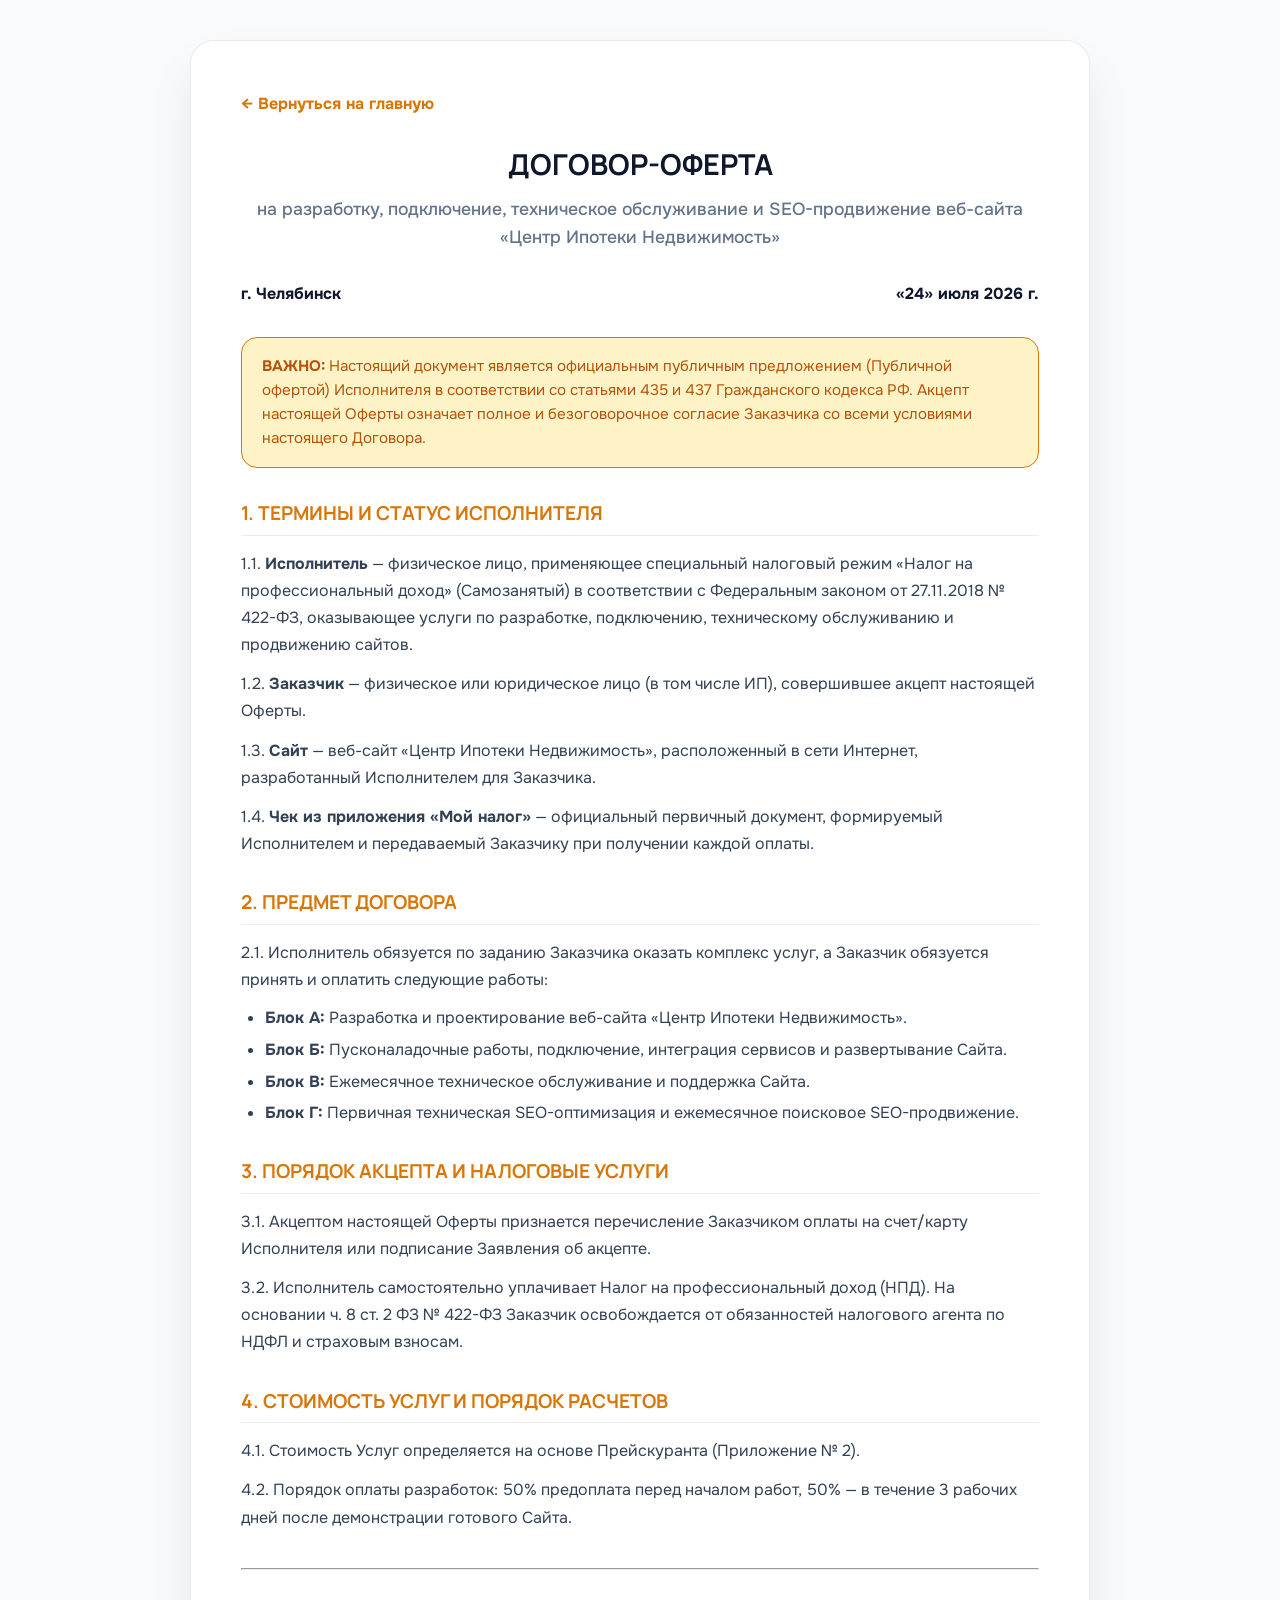
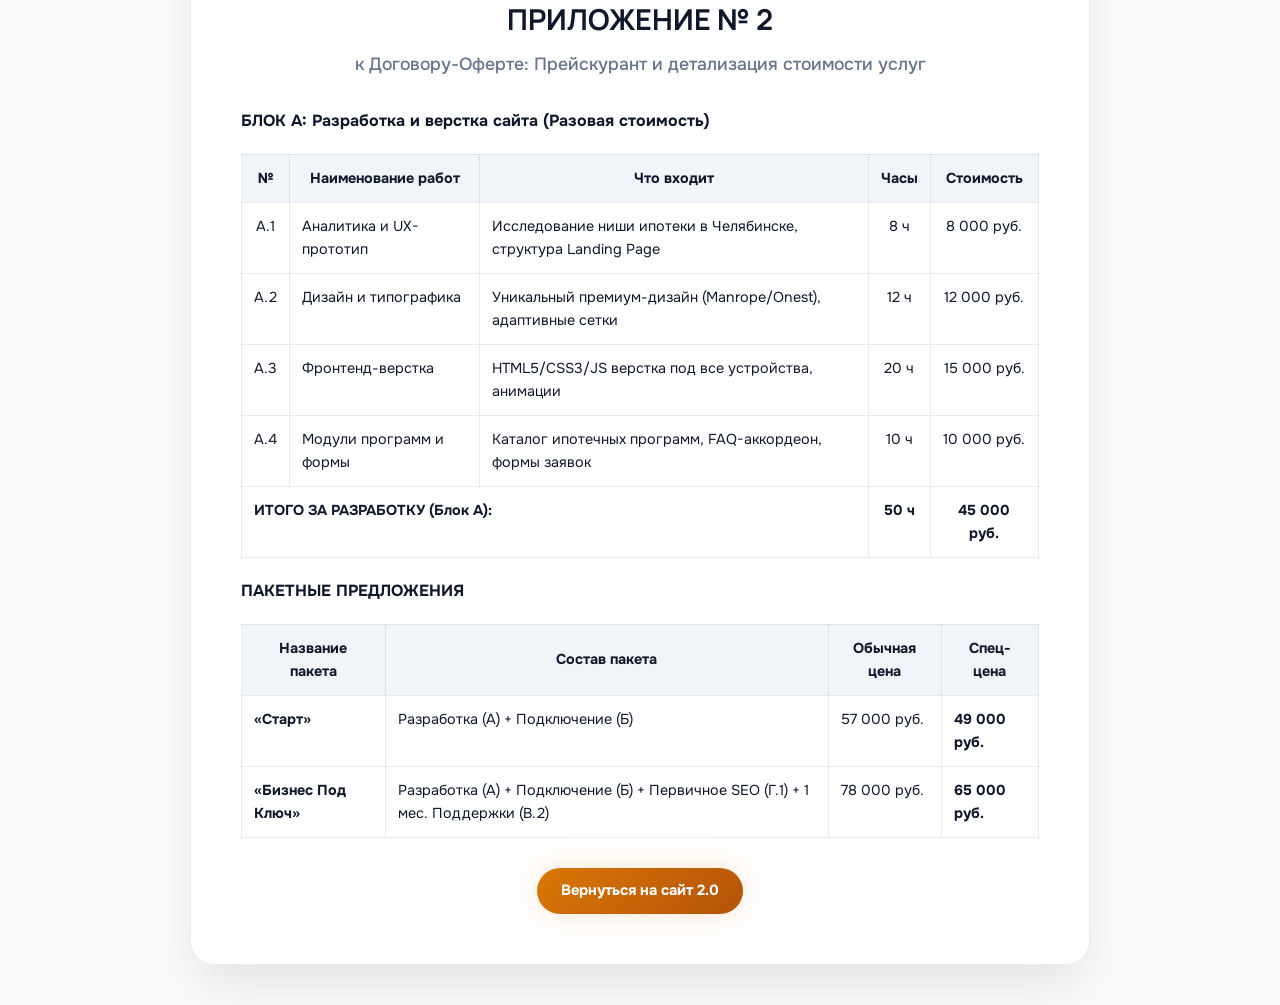
<file: dogovor_oferta.html>
<!DOCTYPE html>
<html lang="ru" data-theme="light">
<head>
  <meta charset="UTF-8">
  <meta name="viewport" content="width=device-width, initial-scale=1.0">
  <title>Договор-оферта 2.0 | Центр Ипотеки Недвижимость</title>

  <!-- Google Fonts -->
  <link rel="preconnect" href="https://fonts.googleapis.com">
  <link rel="preconnect" href="https://fonts.gstatic.com" crossorigin>
  <link href="https://fonts.googleapis.com/css2?family=Manrope:wght@400;500;600;700;800&family=Onest:wght@300;400;500;600;700&display=swap" rel="stylesheet">

  <link rel="stylesheet" href="styles.css">
  <style>
    body {
      padding: 40px 0;
      background: var(--bg-primary);
      color: var(--text-main);
    }
    .doc-container {
      max-width: 900px;
      margin: 0 auto;
      background: var(--bg-secondary);
      border: 1px solid var(--border-color);
      border-radius: var(--radius-lg);
      padding: 50px;
      box-shadow: var(--shadow-lg);
    }
    @media (max-width: 768px) {
      .doc-container { padding: 24px; }
    }
    h1 {
      font-family: var(--font-title);
      font-size: 1.8rem;
      text-align: center;
      margin-bottom: 8px;
    }
    h2 {
      font-size: 1.1rem;
      text-align: center;
      margin-bottom: 30px;
      color: var(--text-dim);
      font-weight: 500;
    }
    h3 {
      font-family: var(--font-title);
      font-size: 1.2rem;
      margin-top: 30px;
      margin-bottom: 14px;
      color: var(--accent-gold);
      border-bottom: 1px solid var(--border-color);
      padding-bottom: 6px;
    }
    h4 {
      font-size: 1rem;
      margin-top: 20px;
      margin-bottom: 10px;
    }
    p {
      line-height: 1.7;
      margin-bottom: 12px;
      color: var(--text-muted);
    }
    ul {
      margin: 12px 0 16px 24px;
      color: var(--text-muted);
    }
    li {
      margin-bottom: 6px;
    }
    .header-info {
      display: flex;
      justify-content: space-between;
      margin-bottom: 30px;
      font-weight: 700;
      color: var(--text-main);
    }
    .alert-box {
      border: 1px solid var(--accent-gold);
      background: var(--accent-gold-light);
      color: var(--accent-gold-hover);
      padding: 16px 20px;
      border-radius: var(--radius-md);
      margin: 24px 0;
      font-size: 0.95rem;
    }
    table {
      width: 100%;
      border-collapse: collapse;
      margin: 20px 0;
      font-size: 0.9rem;
    }
    table, th, td {
      border: 1px solid var(--border-color);
    }
    th {
      background: var(--bg-tertiary);
      padding: 12px;
      text-align: center;
    }
    td {
      padding: 12px;
      vertical-align: top;
    }
    .table-center { text-align: center; }
    .table-bold { font-weight: bold; }
    .back-btn {
      display: inline-flex;
      align-items: center;
      gap: 8px;
      margin-bottom: 24px;
      color: var(--accent-gold);
      font-weight: 700;
      text-decoration: none;
    }
  </style>
</head>
<body>

  <div class="doc-container">
    <a href="index.html" class="back-btn">← Вернуться на главную</a>

    <h1>ДОГОВОР-ОФЕРТА</h1>
    <h2>на разработку, подключение, техническое обслуживание и SEO-продвижение веб-сайта «Центр Ипотеки Недвижимость»</h2>

    <div class="header-info">
      <span>г. Челябинск</span>
      <span>«24» июля 2026 г.</span>
    </div>

    <div class="alert-box">
      <strong>ВАЖНО:</strong> Настоящий документ является официальным публичным предложением (Публичной офертой) Исполнителя в соответствии со статьями 435 и 437 Гражданского кодекса РФ. Акцепт настоящей Оферты означает полное и безоговорочное согласие Заказчика со всеми условиями настоящего Договора.
    </div>

    <h3>1. ТЕРМИНЫ И СТАТУС ИСПОЛНИТЕЛЯ</h3>
    <p>1.1. <strong>Исполнитель</strong> — физическое лицо, применяющее специальный налоговый режим «Налог на профессиональный доход» (Самозанятый) в соответствии с Федеральным законом от 27.11.2018 № 422-ФЗ, оказывающее услуги по разработке, подключению, техническому обслуживанию и продвижению сайтов.</p>
    <p>1.2. <strong>Заказчик</strong> — физическое или юридическое лицо (в том числе ИП), совершившее акцепт настоящей Оферты.</p>
    <p>1.3. <strong>Сайт</strong> — веб-сайт «Центр Ипотеки Недвижимость», расположенный в сети Интернет, разработанный Исполнителем для Заказчика.</p>
    <p>1.4. <strong>Чек из приложения «Мой налог»</strong> — официальный первичный документ, формируемый Исполнителем и передаваемый Заказчику при получении каждой оплаты.</p>

    <h3>2. ПРЕДМЕТ ДОГОВОРА</h3>
    <p>2.1. Исполнитель обязуется по заданию Заказчика оказать комплекс услуг, а Заказчик обязуется принять и оплатить следующие работы:</p>
    <ul>
      <li><strong>Блок А:</strong> Разработка и проектирование веб-сайта «Центр Ипотеки Недвижимость».</li>
      <li><strong>Блок Б:</strong> Пусконаладочные работы, подключение, интеграция сервисов и развертывание Сайта.</li>
      <li><strong>Блок В:</strong> Ежемесячное техническое обслуживание и поддержка Сайта.</li>
      <li><strong>Блок Г:</strong> Первичная техническая SEO-оптимизация и ежемесячное поисковое SEO-продвижение.</li>
    </ul>

    <h3>3. ПОРЯДОК АКЦЕПТА И НАЛОГОВЫЕ УСЛУГИ</h3>
    <p>3.1. Акцептом настоящей Оферты признается перечисление Заказчиком оплаты на счет/карту Исполнителя или подписание Заявления об акцепте.</p>
    <p>3.2. Исполнитель самостоятельно уплачивает Налог на профессиональный доход (НПД). На основании ч. 8 ст. 2 ФЗ № 422-ФЗ Заказчик освобождается от обязанностей налогового агента по НДФЛ и страховым взносам.</p>

    <h3>4. СТОИМОСТЬ УСЛУГ И ПОРЯДОК РАСЧЕТОВ</h3>
    <p>4.1. Стоимость Услуг определяется на основе Прейскуранта (Приложение № 2).</p>
    <p>4.2. Порядок оплаты разработок: 50% предоплата перед началом работ, 50% — в течение 3 рабочих дней после демонстрации готового Сайта.</p>

    <br><hr><br>

    <h1>ПРИЛОЖЕНИЕ № 2</h1>
    <h2>к Договору-Оферте: Прейскурант и детализация стоимости услуг</h2>

    <h4>БЛОК А: Разработка и верстка сайта (Разовая стоимость)</h4>
    <table>
      <thead>
        <tr>
          <th>№</th>
          <th>Наименование работ</th>
          <th>Что входит</th>
          <th>Часы</th>
          <th>Стоимость</th>
        </tr>
      </thead>
      <tbody>
        <tr>
          <td class="table-center">А.1</td>
          <td>Аналитика и UX-прототип</td>
          <td>Исследование ниши ипотеки в Челябинске, структура Landing Page</td>
          <td class="table-center">8 ч</td>
          <td class="table-center">8 000 руб.</td>
        </tr>
        <tr>
          <td class="table-center">А.2</td>
          <td>Дизайн и типографика</td>
          <td>Уникальный премиум-дизайн (Manrope/Onest), адаптивные сетки</td>
          <td class="table-center">12 ч</td>
          <td class="table-center">12 000 руб.</td>
        </tr>
        <tr>
          <td class="table-center">А.3</td>
          <td>Фронтенд-верстка</td>
          <td>HTML5/CSS3/JS верстка под все устройства, анимации</td>
          <td class="table-center">20 ч</td>
          <td class="table-center">15 000 руб.</td>
        </tr>
        <tr>
          <td class="table-center">А.4</td>
          <td>Модули программ и формы</td>
          <td>Каталог ипотечных программ, FAQ-аккордеон, формы заявок</td>
          <td class="table-center">10 ч</td>
          <td class="table-center">10 000 руб.</td>
        </tr>
        <tr class="table-bold">
          <td colspan="3">ИТОГО ЗА РАЗРАБОТКУ (Блок А):</td>
          <td class="table-center">50 ч</td>
          <td class="table-center">45 000 руб.</td>
        </tr>
      </tbody>
    </table>

    <h4>ПАКЕТНЫЕ ПРЕДЛОЖЕНИЯ</h4>
    <table>
      <thead>
        <tr>
          <th>Название пакета</th>
          <th>Состав пакета</th>
          <th>Обычная цена</th>
          <th>Спец-цена</th>
        </tr>
      </thead>
      <tbody>
        <tr>
          <td><strong>«Старт»</strong></td>
          <td>Разработка (А) + Подключение (Б)</td>
          <td>57 000 руб.</td>
          <td><strong>49 000 руб.</strong></td>
        </tr>
        <tr>
          <td><strong>«Бизнес Под Ключ»</strong></td>
          <td>Разработка (А) + Подключение (Б) + Первичное SEO (Г.1) + 1 мес. Поддержки (В.2)</td>
          <td>78 000 руб.</td>
          <td><strong>65 000 руб.</strong></td>
        </tr>
      </tbody>
    </table>

    <div style="margin-top: 30px; text-align: center;">
      <a href="index.html" class="btn-primary">Вернуться на сайт 2.0</a>
    </div>
  </div>

</body>
</html>
</file>
<file: styles.css>
/* ==========================================================================
   ЦЕНТР ИПОТЕКИ НЕ ДВИЖИМОСТЬ 2.0 - DESIGN SYSTEM & STYLES
   ========================================================================== */

/* --------------------------------------------------------------------------
   1. CSS VARIABLES & THEME TOKENS
   -------------------------------------------------------------------------- */
:root {
  /* Fonts */
  --font-title: 'Manrope', -apple-system, BlinkMacSystemFont, sans-serif;
  --font-body: 'Onest', -apple-system, BlinkMacSystemFont, sans-serif;

  /* Color Palette - Light Mode (Default) */
  --bg-primary: #F8FAFC;
  --bg-secondary: #FFFFFF;
  --bg-tertiary: #F1F5F9;
  --bg-glass: rgba(255, 255, 255, 0.85);
  --bg-glass-card: rgba(255, 255, 255, 0.92);

  --text-main: #0F172A;
  --text-muted: #334155;
  --text-dim: #64748B;

  /* Accent Colors (Gold & Sapphire Slate) */
  --accent-gold: #D97706;
  --accent-gold-hover: #B45309;
  --accent-gold-light: #FEF3C7;
  --accent-gold-glow: rgba(217, 119, 6, 0.25);

  --accent-blue: #2563EB;
  --accent-blue-light: #DBEAFE;
  --accent-emerald: #059669;
  --accent-emerald-light: #D1FAE5;

  /* Borders & Shadows */
  --border-color: rgba(15, 23, 42, 0.08);
  --border-hover: rgba(180, 83, 9, 0.3);
  --border-active: #D97706;

  --shadow-sm: 0 2px 8px rgba(0, 0, 0, 0.04);
  --shadow-md: 0 12px 30px -4px rgba(0, 0, 0, 0.06);
  --shadow-lg: 0 24px 50px -8px rgba(0, 0, 0, 0.1);
  --shadow-glow: 0 0 30px rgba(217, 119, 6, 0.18);

  --radius-sm: 10px;
  --radius-md: 16px;
  --radius-lg: 24px;
  --radius-pill: 9999px;

  --transition-fast: 0.2s cubic-bezier(0.16, 1, 0.3, 1);
  --transition-normal: 0.35s cubic-bezier(0.16, 1, 0.3, 1);
  --transition-slow: 0.6s cubic-bezier(0.16, 1, 0.3, 1);
}

/* Dark Mode Tokens */
[data-theme="dark"] {
  --bg-primary: #090D16;
  --bg-secondary: #111827;
  --bg-tertiary: #1F2937;
  --bg-glass: rgba(17, 24, 39, 0.85);
  --bg-glass-card: rgba(31, 41, 55, 0.8);

  --text-main: #F9FAFB;
  --text-muted: #E5E7EB;
  --text-dim: #9CA3AF;

  --accent-gold: #F59E0B;
  --accent-gold-hover: #D97706;
  --accent-gold-light: rgba(245, 158, 11, 0.15);
  --accent-gold-glow: rgba(245, 158, 11, 0.35);

  --accent-blue: #3B82F6;
  --accent-blue-light: rgba(59, 130, 246, 0.15);
  --accent-emerald: #10B981;
  --accent-emerald-light: rgba(16, 185, 129, 0.15);

  --border-color: rgba(255, 255, 255, 0.08);
  --border-hover: rgba(245, 158, 11, 0.4);
  --border-active: #F59E0B;

  --shadow-sm: 0 2px 8px rgba(0, 0, 0, 0.4);
  --shadow-md: 0 12px 30px -4px rgba(0, 0, 0, 0.5);
  --shadow-lg: 0 24px 50px -8px rgba(0, 0, 0, 0.7);
  --shadow-glow: 0 0 35px rgba(245, 158, 11, 0.25);
}

/* --------------------------------------------------------------------------
   2. GLOBAL RESET & BASE STYLES
   -------------------------------------------------------------------------- */
*, *::before, *::after {
  box-sizing: border-box;
  margin: 0;
  padding: 0;
}

html {
  scroll-behavior: smooth;
  font-size: 16px;
  background-color: var(--bg-primary);
  color: var(--text-main);
  font-family: var(--font-body);
  -webkit-font-smoothing: antialiased;
}

body {
  overflow-x: hidden;
  position: relative;
  min-height: 100vh;
  line-height: 1.6;
}

a {
  color: inherit;
  text-decoration: none;
  transition: color var(--transition-fast);
}

button, input, select, textarea {
  font-family: inherit;
  font-size: inherit;
  border: none;
  outline: none;
}

button {
  cursor: pointer;
}

img {
  max-width: 100%;
  height: auto;
  display: block;
}

/* Scrollbar */
::-webkit-scrollbar {
  width: 10px;
}
::-webkit-scrollbar-track {
  background: var(--bg-primary);
}
::-webkit-scrollbar-thumb {
  background: var(--accent-gold);
  border-radius: var(--radius-pill);
}

/* Container */
.container {
  width: 100%;
  max-width: 1240px;
  margin: 0 auto;
  padding: 0 24px;
}

section {
  padding: 90px 0;
  position: relative;
}

@media (max-width: 768px) {
  section {
    padding: 60px 0;
  }
}

/* Section Header */
.section-header {
  text-align: center;
  max-width: 700px;
  margin: 0 auto 50px;
}

.section-tag {
  display: inline-block;
  background: var(--accent-gold-light);
  color: var(--accent-gold-hover);
  font-size: 0.85rem;
  font-weight: 700;
  padding: 6px 16px;
  border-radius: var(--radius-pill);
  text-transform: uppercase;
  letter-spacing: 0.08em;
  margin-bottom: 14px;
}

.section-title {
  font-family: var(--font-title);
  font-size: 2.4rem;
  font-weight: 800;
  line-height: 1.2;
  letter-spacing: -0.02em;
  margin-bottom: 14px;
}

@media (max-width: 768px) {
  .section-title { font-size: 1.8rem; }
}

.section-subtitle {
  font-size: 1.05rem;
  color: var(--text-dim);
}

/* Background Animated Glowing Blobs */
.blob-container {
  position: absolute;
  top: 0;
  left: 0;
  width: 100%;
  height: 100%;
  overflow: hidden;
  pointer-events: none;
  z-index: 0;
}

.blob {
  position: absolute;
  border-radius: 50%;
  filter: blur(140px);
  opacity: 0.35;
  animation: floatBlob 16s ease-in-out infinite alternate;
}

[data-theme="dark"] .blob {
  opacity: 0.2;
}

.blob-gold {
  width: 500px;
  height: 500px;
  background: var(--accent-gold);
  top: -100px;
  right: -100px;
}

.blob-blue {
  width: 600px;
  height: 600px;
  background: #3B82F6;
  bottom: 20%;
  left: -200px;
  animation-delay: -6s;
}

.blob-emerald {
  width: 450px;
  height: 450px;
  background: #10B981;
  bottom: -150px;
  right: 15%;
  animation-delay: -10s;
}

@keyframes floatBlob {
  0% { transform: translate(0, 0) scale(1); }
  50% { transform: translate(40px, -40px) scale(1.1); }
  100% { transform: translate(-30px, 30px) scale(0.95); }
}

/* --------------------------------------------------------------------------
   3. HEADER & NAVIGATION
   -------------------------------------------------------------------------- */
.header {
  position: fixed;
  top: 0;
  left: 0;
  width: 100%;
  z-index: 1000;
  padding: 16px 0;
  background: var(--bg-glass);
  backdrop-filter: blur(16px);
  -webkit-backdrop-filter: blur(16px);
  border-bottom: 1px solid var(--border-color);
  transition: padding var(--transition-fast), background var(--transition-fast);
}

.header.scrolled {
  padding: 10px 0;
  box-shadow: var(--shadow-md);
}

.nav-wrap {
  display: flex;
  align-items: center;
  justify-content: space-between;
  gap: 20px;
}

.logo {
  display: flex;
  align-items: center;
  gap: 12px;
  font-family: var(--font-title);
  font-weight: 800;
  font-size: 1.2rem;
  color: var(--text-main);
  letter-spacing: -0.02em;
}

.logo-badge {
  background: linear-gradient(135deg, var(--accent-gold), var(--accent-gold-hover));
  color: #FFFFFF;
  width: 42px;
  height: 42px;
  border-radius: var(--radius-md);
  display: flex;
  align-items: center;
  justify-content: center;
  box-shadow: var(--shadow-glow);
  flex-shrink: 0;
}

.logo-badge svg {
  width: 24px;
  height: 24px;
  fill: none;
  stroke: currentColor;
  stroke-width: 2.2;
}

.logo-text span {
  display: block;
  font-size: 0.7rem;
  font-weight: 700;
  color: var(--accent-gold);
  text-transform: uppercase;
  letter-spacing: 0.08em;
}

.nav-links {
  display: flex;
  align-items: center;
  gap: 26px;
  list-style: none;
}

.nav-links a {
  font-weight: 500;
  font-size: 0.92rem;
  color: var(--text-muted);
  position: relative;
  padding: 4px 0;
}

.nav-links a::after {
  content: '';
  position: absolute;
  bottom: 0;
  left: 0;
  width: 0%;
  height: 2px;
  background: var(--accent-gold);
  border-radius: 2px;
  transition: width var(--transition-fast);
}

.nav-links a:hover {
  color: var(--text-main);
}

.nav-links a:hover::after {
  width: 100%;
}

.header-actions {
  display: flex;
  align-items: center;
  gap: 12px;
}

.theme-toggle {
  background: var(--bg-tertiary);
  border: 1px solid var(--border-color);
  color: var(--text-main);
  width: 40px;
  height: 40px;
  border-radius: var(--radius-pill);
  display: flex;
  align-items: center;
  justify-content: center;
  transition: all var(--transition-fast);
}

.theme-toggle:hover {
  background: var(--accent-gold-light);
  color: var(--accent-gold);
  border-color: var(--accent-gold);
  transform: scale(1.05);
}

.btn-header-phone {
  display: flex;
  align-items: center;
  gap: 8px;
  background: var(--bg-tertiary);
  color: var(--text-main);
  padding: 9px 16px;
  border-radius: var(--radius-pill);
  font-weight: 600;
  font-size: 0.88rem;
  border: 1px solid var(--border-color);
  transition: all var(--transition-fast);
}

.btn-header-phone:hover {
  border-color: var(--accent-gold);
  color: var(--accent-gold);
}

.btn-primary {
  display: inline-flex;
  align-items: center;
  justify-content: center;
  gap: 8px;
  background: linear-gradient(135deg, var(--accent-gold), var(--accent-gold-hover));
  color: #FFFFFF;
  padding: 11px 24px;
  border-radius: var(--radius-pill);
  font-weight: 700;
  font-size: 0.92rem;
  box-shadow: var(--shadow-glow);
  transition: all var(--transition-fast);
  cursor: pointer;
}

.btn-primary:hover {
  transform: translateY(-2px);
  box-shadow: 0 8px 25px rgba(217, 119, 6, 0.4);
}

.burger-btn {
  display: none;
  background: transparent;
  color: var(--text-main);
  font-size: 1.5rem;
  padding: 4px;
}

@media (max-width: 992px) {
  .nav-links, .btn-header-phone { display: none; }
  .burger-btn { display: block; }
}

/* Mobile Nav Drawer */
.mobile-nav {
  position: fixed;
  top: 0;
  right: -100%;
  width: 300px;
  height: 100vh;
  background: var(--bg-secondary);
  z-index: 1001;
  padding: 80px 24px 30px;
  box-shadow: var(--shadow-lg);
  transition: right var(--transition-normal);
  display: flex;
  flex-direction: column;
  gap: 20px;
}

.mobile-nav.active { right: 0; }

.mobile-nav-close {
  position: absolute;
  top: 20px;
  right: 20px;
  background: transparent;
  font-size: 1.5rem;
  color: var(--text-main);
}

.mobile-nav-list {
  list-style: none;
  display: flex;
  flex-direction: column;
  gap: 16px;
}

.mobile-nav-list a {
  font-size: 1.1rem;
  font-weight: 600;
  color: var(--text-main);
}

/* --------------------------------------------------------------------------
   4. HERO SECTION
   -------------------------------------------------------------------------- */
.hero {
  padding-top: 150px;
  padding-bottom: 80px;
  position: relative;
  z-index: 1;
}

.hero-grid {
  display: grid;
  grid-template-columns: 1.15fr 0.85fr;
  gap: 40px;
  align-items: center;
}

@media (max-width: 992px) {
  .hero-grid { grid-template-columns: 1fr; }
}

.hero-badge {
  display: inline-flex;
  align-items: center;
  gap: 10px;
  background: var(--accent-gold-light);
  color: var(--accent-gold-hover);
  border: 1px solid rgba(217, 119, 6, 0.25);
  padding: 8px 18px;
  border-radius: var(--radius-pill);
  font-size: 0.88rem;
  font-weight: 700;
  margin-bottom: 24px;
}

.hero-badge-dot {
  width: 8px;
  height: 8px;
  background: var(--accent-emerald);
  border-radius: 50%;
  box-shadow: 0 0 10px var(--accent-emerald);
  animation: pulseDot 2s infinite;
}

@keyframes pulseDot {
  0% { transform: scale(0.95); opacity: 0.8; }
  50% { transform: scale(1.3); opacity: 1; }
  100% { transform: scale(0.95); opacity: 0.8; }
}

.hero-title {
  font-family: var(--font-title);
  font-size: 3.2rem;
  font-weight: 800;
  line-height: 1.15;
  letter-spacing: -0.03em;
  margin-bottom: 20px;
}

@media (max-width: 768px) {
  .hero-title { font-size: 2.2rem; }
}

.text-gradient {
  background: linear-gradient(135deg, var(--accent-gold), var(--accent-gold-hover));
  -webkit-background-clip: text;
  -webkit-text-fill-color: transparent;
}

.hero-desc {
  font-size: 1.1rem;
  color: var(--text-muted);
  margin-bottom: 32px;
  max-width: 580px;
  line-height: 1.7;
}

.hero-cta-group {
  display: flex;
  align-items: center;
  gap: 16px;
  flex-wrap: wrap;
  margin-bottom: 40px;
}

.btn-secondary {
  display: inline-flex;
  align-items: center;
  gap: 8px;
  background: var(--bg-tertiary);
  color: var(--text-main);
  border: 1px solid var(--border-color);
  padding: 11px 24px;
  border-radius: var(--radius-pill);
  font-weight: 600;
  font-size: 0.92rem;
  transition: all var(--transition-fast);
}

.btn-secondary:hover {
  background: var(--bg-secondary);
  border-color: var(--accent-gold);
  color: var(--accent-gold);
}

.hero-stats {
  display: grid;
  grid-template-columns: repeat(3, 1fr);
  gap: 20px;
  padding-top: 24px;
  border-top: 1px solid var(--border-color);
}

.hero-stat-item h4 {
  font-family: var(--font-title);
  font-size: 1.7rem;
  font-weight: 800;
  color: var(--accent-gold);
}

.hero-stat-item p {
  font-size: 0.85rem;
  color: var(--text-dim);
}

/* Hero Visual & Glass Cards */
.hero-visual {
  position: relative;
}

.hero-card-main {
  background: var(--bg-glass-card);
  backdrop-filter: blur(20px);
  border: 1px solid var(--border-color);
  border-radius: var(--radius-lg);
  padding: 30px;
  box-shadow: var(--shadow-lg);
  position: relative;
  z-index: 2;
}

.hero-card-header {
  display: flex;
  align-items: center;
  justify-content: space-between;
  margin-bottom: 24px;
}

.hero-card-title {
  font-family: var(--font-title);
  font-size: 1.15rem;
  font-weight: 700;
}

.status-pill {
  background: var(--accent-emerald-light);
  color: var(--accent-emerald);
  padding: 4px 12px;
  border-radius: var(--radius-pill);
  font-size: 0.8rem;
  font-weight: 700;
}

.hero-feature-list {
  display: flex;
  flex-direction: column;
  gap: 14px;
}

.hero-feature-item {
  display: flex;
  align-items: center;
  gap: 14px;
  padding: 12px 16px;
  background: var(--bg-tertiary);
  border-radius: var(--radius-md);
  border: 1px solid var(--border-color);
}

.hero-feature-icon {
  width: 38px;
  height: 38px;
  background: var(--accent-gold-light);
  color: var(--accent-gold);
  border-radius: var(--radius-sm);
  display: flex;
  align-items: center;
  justify-content: center;
  font-size: 1.1rem;
  flex-shrink: 0;
}

.hero-feature-text h5 {
  font-weight: 700;
  font-size: 0.95rem;
}

.hero-feature-text p {
  font-size: 0.82rem;
  color: var(--text-dim);
}

.floating-badge-1 {
  position: absolute;
  top: -20px;
  right: -20px;
  background: var(--bg-secondary);
  border: 1px solid var(--border-color);
  box-shadow: var(--shadow-md);
  padding: 12px 20px;
  border-radius: var(--radius-md);
  z-index: 3;
  display: flex;
  align-items: center;
  gap: 12px;
  animation: floatFloating 4s ease-in-out infinite alternate;
}

@keyframes floatFloating {
  0% { transform: translateY(0); }
  100% { transform: translateY(-10px); }
}

/* --------------------------------------------------------------------------
   5. BANK TICKER & PARTNERS
   -------------------------------------------------------------------------- */
.bank-section {
  padding: 40px 0;
  background: var(--bg-tertiary);
  border-top: 1px solid var(--border-color);
  border-bottom: 1px solid var(--border-color);
}

.bank-grid {
  display: flex;
  align-items: center;
  justify-content: center;
  flex-wrap: wrap;
  gap: 16px;
}

.bank-item {
  background: var(--bg-secondary);
  border: 1px solid var(--border-color);
  padding: 12px 22px;
  border-radius: var(--radius-pill);
  font-weight: 700;
  font-size: 0.95rem;
  color: var(--text-muted);
  display: flex;
  align-items: center;
  gap: 10px;
  transition: all var(--transition-fast);
}

.bank-item:hover {
  border-color: var(--accent-gold);
  color: var(--accent-gold);
  transform: translateY(-3px);
  box-shadow: var(--shadow-sm);
}

/* --------------------------------------------------------------------------
   6. MORTGAGE MULTI-CALCULATOR & PDF GENERATOR
   -------------------------------------------------------------------------- */
.calc-card {
  background: var(--bg-glass-card);
  backdrop-filter: blur(20px);
  border: 1px solid var(--border-color);
  border-radius: var(--radius-lg);
  padding: 40px;
  box-shadow: var(--shadow-lg);
}

@media (max-width: 768px) {
  .calc-card { padding: 24px; }
}

.calc-grid {
  display: grid;
  grid-template-columns: 1.15fr 0.85fr;
  gap: 40px;
}

@media (max-width: 992px) {
  .calc-grid { grid-template-columns: 1fr; }
}

.calc-program-tabs {
  display: flex;
  gap: 8px;
  flex-wrap: wrap;
  margin-bottom: 30px;
}

.calc-tab {
  background: var(--bg-tertiary);
  border: 1px solid var(--border-color);
  color: var(--text-muted);
  padding: 9px 16px;
  border-radius: var(--radius-pill);
  font-size: 0.88rem;
  font-weight: 600;
  transition: all var(--transition-fast);
}

.calc-tab.active, .calc-tab:hover {
  background: var(--accent-gold);
  color: #FFFFFF;
  border-color: var(--accent-gold);
  box-shadow: var(--shadow-glow);
}

.form-group {
  margin-bottom: 24px;
}

.form-label-wrap {
  display: flex;
  justify-content: space-between;
  align-items: center;
  margin-bottom: 10px;
}

.form-label {
  font-weight: 600;
  font-size: 0.95rem;
}

.form-val {
  font-family: var(--font-title);
  font-weight: 800;
  font-size: 1.15rem;
  color: var(--accent-gold);
}

.range-slider {
  width: 100%;
  height: 8px;
  background: var(--bg-tertiary);
  border-radius: 4px;
  outline: none;
  -webkit-appearance: none;
}

.range-slider::-webkit-slider-thumb {
  -webkit-appearance: none;
  width: 24px;
  height: 24px;
  background: var(--accent-gold);
  border: 3px solid var(--bg-secondary);
  border-radius: 50%;
  cursor: pointer;
  box-shadow: var(--shadow-sm);
  transition: transform var(--transition-fast);
}

.range-slider::-webkit-slider-thumb:hover {
  transform: scale(1.2);
}

.calc-result-box {
  background: var(--bg-secondary);
  border: 1px solid var(--border-color);
  border-radius: var(--radius-md);
  padding: 28px;
  display: flex;
  flex-direction: column;
  justify-content: space-between;
  gap: 20px;
}

.calc-result-row {
  display: flex;
  justify-content: space-between;
  align-items: center;
  padding-bottom: 14px;
  border-bottom: 1px solid var(--border-color);
}

.calc-result-row:last-child {
  border-bottom: none;
}

.calc-result-label {
  color: var(--text-dim);
  font-size: 0.92rem;
}

.calc-result-val {
  font-family: var(--font-title);
  font-weight: 800;
  font-size: 1.25rem;
}

.savings-highlight {
  background: var(--accent-emerald-light);
  border: 1px solid var(--accent-emerald);
  color: var(--accent-emerald);
  padding: 16px;
  border-radius: var(--radius-md);
  text-align: center;
}

.savings-highlight-num {
  font-family: var(--font-title);
  font-size: 1.5rem;
  font-weight: 800;
  display: block;
}

/* --------------------------------------------------------------------------
   7. AI SCORING QUIZ
   -------------------------------------------------------------------------- */
.quiz-box {
  background: var(--bg-glass-card);
  backdrop-filter: blur(20px);
  border: 1px solid var(--border-color);
  border-radius: var(--radius-lg);
  padding: 40px;
  box-shadow: var(--shadow-lg);
  max-width: 800px;
  margin: 0 auto;
}

.quiz-progress-bar {
  width: 100%;
  height: 6px;
  background: var(--bg-tertiary);
  border-radius: var(--radius-pill);
  margin-bottom: 30px;
  overflow: hidden;
}

.quiz-progress-fill {
  height: 100%;
  background: linear-gradient(90deg, var(--accent-gold), var(--accent-emerald));
  width: 25%;
  transition: width var(--transition-normal);
}

.quiz-step {
  display: none;
}

.quiz-step.active {
  display: block;
  animation: fadeIn 0.4s ease;
}

@keyframes fadeIn {
  from { opacity: 0; transform: translateY(10px); }
  to { opacity: 1; transform: translateY(0); }
}

.quiz-q-title {
  font-family: var(--font-title);
  font-size: 1.35rem;
  font-weight: 700;
  margin-bottom: 24px;
}

.quiz-options-grid {
  display: grid;
  grid-template-columns: repeat(2, 1fr);
  gap: 14px;
  margin-bottom: 30px;
}

@media (max-width: 600px) {
  .quiz-options-grid { grid-template-columns: 1fr; }
}

.quiz-option {
  background: var(--bg-secondary);
  border: 2px solid var(--border-color);
  padding: 16px 20px;
  border-radius: var(--radius-md);
  font-weight: 600;
  cursor: pointer;
  transition: all var(--transition-fast);
  display: flex;
  align-items: center;
  gap: 12px;
}

.quiz-option:hover, .quiz-option.selected {
  border-color: var(--accent-gold);
  background: var(--accent-gold-light);
  color: var(--accent-gold-hover);
}

.quiz-nav-btns {
  display: flex;
  justify-content: space-between;
  align-items: center;
}

/* --------------------------------------------------------------------------
   8. CHELYABINSK MAP & REAL CASES
   -------------------------------------------------------------------------- */
.map-wrap {
  border-radius: var(--radius-lg);
  overflow: hidden;
  border: 1px solid var(--border-color);
  box-shadow: var(--shadow-lg);
  height: 480px;
  position: relative;
}

.cases-grid {
  display: grid;
  grid-template-columns: repeat(3, 1fr);
  gap: 24px;
  margin-top: 40px;
}

@media (max-width: 992px) {
  .cases-grid { grid-template-columns: 1fr; }
}

.case-card {
  background: var(--bg-glass-card);
  backdrop-filter: blur(12px);
  border: 1px solid var(--border-color);
  border-radius: var(--radius-md);
  padding: 24px;
  box-shadow: var(--shadow-sm);
  transition: all var(--transition-fast);
}

.case-card:hover {
  transform: translateY(-6px);
  box-shadow: var(--shadow-md);
  border-color: var(--accent-gold);
}

.case-tag {
  display: inline-block;
  background: var(--accent-gold-light);
  color: var(--accent-gold-hover);
  font-size: 0.78rem;
  font-weight: 700;
  padding: 4px 10px;
  border-radius: var(--radius-pill);
  margin-bottom: 12px;
}

.case-title {
  font-family: var(--font-title);
  font-size: 1.1rem;
  font-weight: 700;
  margin-bottom: 10px;
}

.case-desc {
  font-size: 0.9rem;
  color: var(--text-muted);
  margin-bottom: 16px;
}

/* --------------------------------------------------------------------------
   9. EXPERT PROFILE & REVIEWS
   -------------------------------------------------------------------------- */
.expert-card {
  background: var(--bg-glass-card);
  backdrop-filter: blur(20px);
  border: 1px solid var(--border-color);
  border-radius: var(--radius-lg);
  padding: 40px;
  display: grid;
  grid-template-columns: 320px 1fr;
  gap: 40px;
  align-items: center;
  box-shadow: var(--shadow-lg);
}

@media (max-width: 992px) {
  .expert-card { grid-template-columns: 1fr; }
}

.expert-img-wrap {
  position: relative;
  border-radius: var(--radius-md);
  overflow: hidden;
  box-shadow: var(--shadow-md);
}

.expert-img {
  width: 100%;
  height: 380px;
  object-fit: cover;
}

.online-badge {
  position: absolute;
  bottom: 16px;
  left: 16px;
  background: rgba(15, 23, 42, 0.85);
  backdrop-filter: blur(8px);
  color: #FFFFFF;
  padding: 6px 14px;
  border-radius: var(--radius-pill);
  font-size: 0.8rem;
  font-weight: 700;
  display: flex;
  align-items: center;
  gap: 8px;
}

/* --------------------------------------------------------------------------
   10. FAQ & FOOTER
   -------------------------------------------------------------------------- */
.faq-accordion {
  display: flex;
  flex-direction: column;
  gap: 16px;
  max-width: 840px;
  margin: 0 auto;
}

.faq-item {
  background: var(--bg-secondary);
  border: 1px solid var(--border-color);
  border-radius: var(--radius-md);
  overflow: hidden;
  transition: all var(--transition-fast);
}

.faq-header {
  padding: 20px 24px;
  font-family: var(--font-title);
  font-weight: 700;
  font-size: 1.05rem;
  display: flex;
  justify-content: space-between;
  align-items: center;
  cursor: pointer;
}

.faq-body {
  padding: 0 24px 20px;
  display: none;
  color: var(--text-muted);
  font-size: 0.95rem;
  line-height: 1.6;
}

.faq-item.active .faq-body { display: block; }
.faq-item.active .faq-icon { transform: rotate(180deg); }

.footer {
  background: var(--bg-secondary);
  border-top: 1px solid var(--border-color);
  padding: 60px 0 30px;
  color: var(--text-dim);
  font-size: 0.9rem;
}

.footer-grid {
  display: grid;
  grid-template-columns: 2fr 1fr 1fr 1fr;
  gap: 40px;
  margin-bottom: 40px;
}

@media (max-width: 768px) {
  .footer-grid { grid-template-columns: 1fr; }
}

.footer-bottom {
  padding-top: 24px;
  border-top: 1px solid var(--border-color);
  display: flex;
  justify-content: space-between;
  align-items: center;
  flex-wrap: wrap;
  gap: 16px;
}

/* Modal Window */
.modal-overlay {
  position: fixed;
  top: 0;
  left: 0;
  width: 100%;
  height: 100%;
  background: rgba(0, 0, 0, 0.6);
  backdrop-filter: blur(8px);
  z-index: 2000;
  display: none;
  align-items: center;
  justify-content: center;
  padding: 20px;
}

.modal-overlay.active { display: flex; }

.modal-box {
  background: var(--bg-secondary);
  border-radius: var(--radius-lg);
  padding: 36px;
  max-width: 500px;
  width: 100%;
  box-shadow: var(--shadow-lg);
  position: relative;
  animation: modalScale 0.3s ease;
}

@keyframes modalScale {
  from { transform: scale(0.9); opacity: 0; }
  to { transform: scale(1); opacity: 1; }
}

.modal-close {
  position: absolute;
  top: 18px;
  right: 18px;
  background: transparent;
  font-size: 1.4rem;
  color: var(--text-dim);
}

.input-field {
  width: 100%;
  padding: 14px 18px;
  background: var(--bg-tertiary);
  border: 1px solid var(--border-color);
  border-radius: var(--radius-md);
  color: var(--text-main);
  font-size: 1rem;
  margin-bottom: 16px;
}

.input-field:focus {
  border-color: var(--accent-gold);
}
</file>
